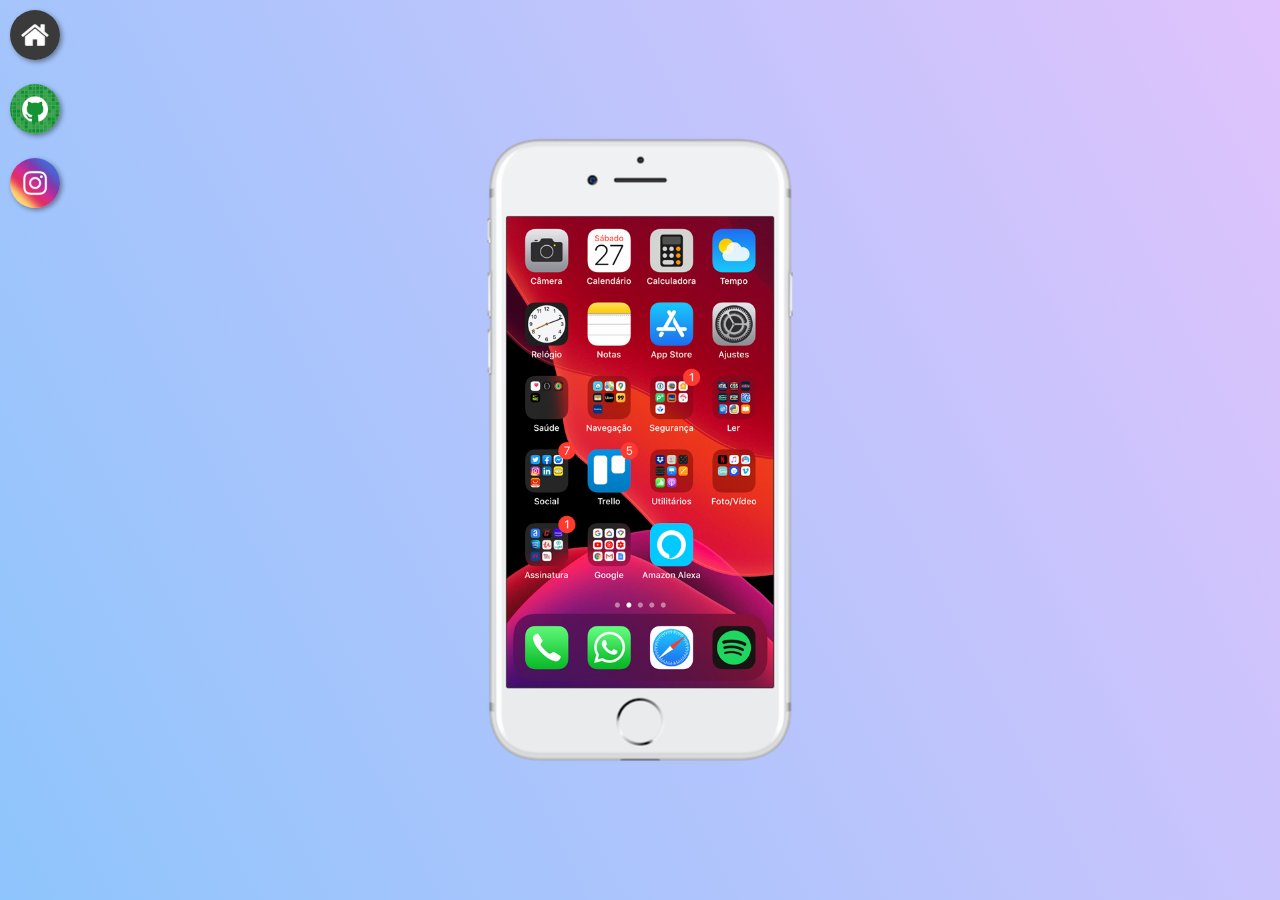
<file: index.html>
<!DOCTYPE html>
<html lang="pt-br">
<head>
    <meta charset="UTF-8">
    <meta http-equiv="X-UA-Compatible" content="IE=edge">
    <meta name="viewport" content="width=device-width, initial-scale=1.0">
    <title>Projeto Redes Sociais</title>
    <link rel="shortcut icon" href="favicon.ico" type="image/x-icon">
    <link rel="stylesheet" href="estilos/style.css">
</head>
<body>
    <main>
        <section id="telefone">
            <iframe src="home.html" name="tela" id="tela" frameborder="0">
                Seu navegador não é compatível com isso. 
            </iframe>
        </section>
        <section id="redes-sociais">
            <a href="home.html" target="tela"> <img src="imagens/logo-home.jpg" alt=""> </a><br>
            <a href="github.html" target="tela"><img src="imagens/logo-github.jpg" alt=""></a><br>
            <a href="instagram.html" target="tela"><img src="imagens/logo-instagram.jpg" alt=""></a><br>
            <!-- 
            <a href="#" target="tela"><img src="imagens/logo-facebook.jpg" alt=""></a><br>
            <a href="#" target="tela"><img src="imagens/logo-twitter.jpg" alt=""></a><br>
            <a href="#" target="tela"><img src="imagens/logo-youtube.jpg" alt=""></a>
            -->
        </section>
    </main>
</body>
</html>
</file>
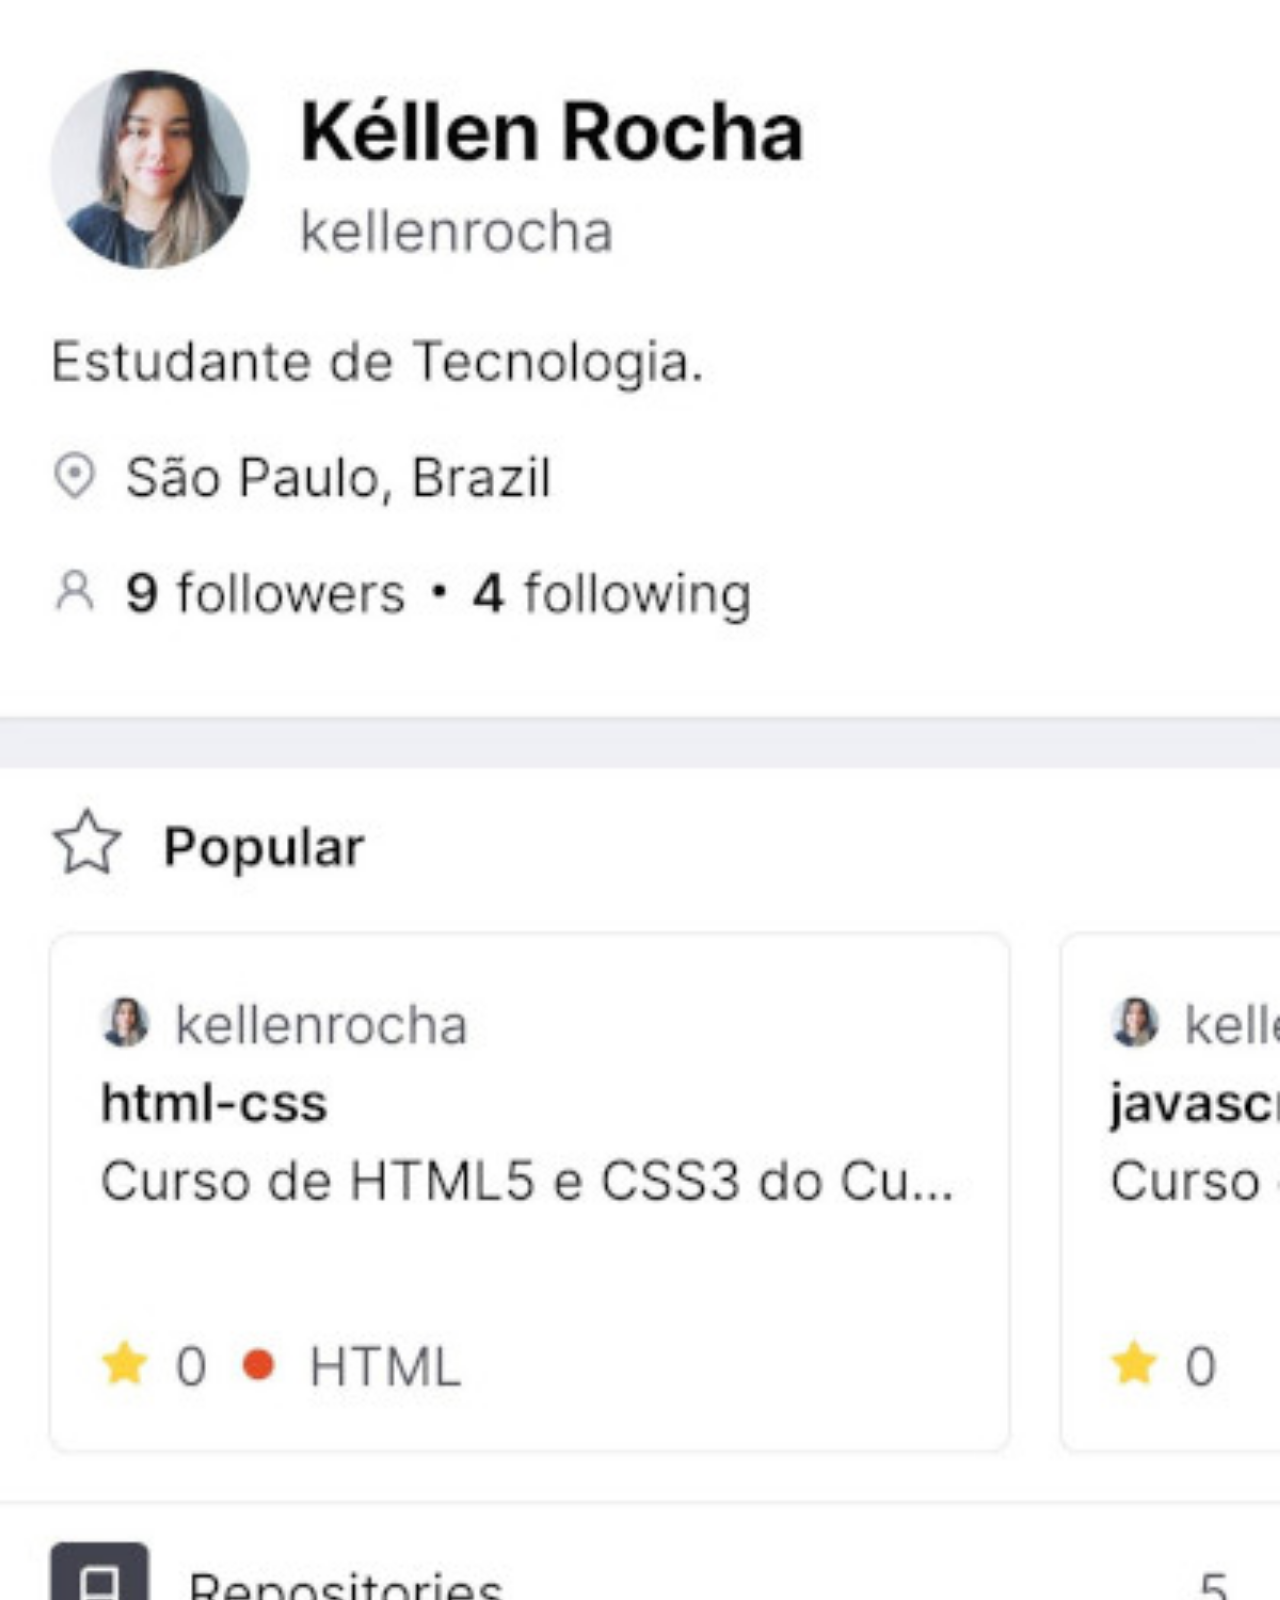
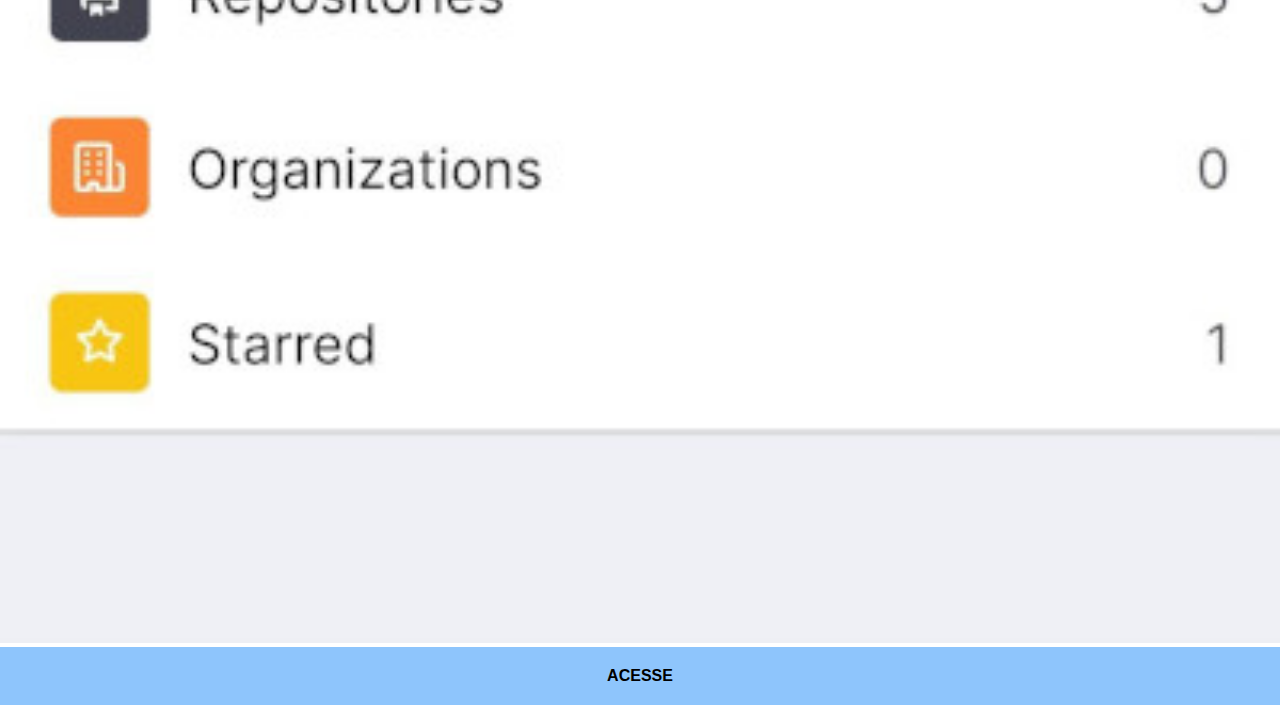
<file: github.html>
<!DOCTYPE html>
<html lang="pt-br">
<head>
    <meta charset="UTF-8">
    <meta http-equiv="X-UA-Compatible" content="IE=edge">
    <meta name="viewport" content="width=device-width, initial-scale=1.0">
    <title>GitHub</title>
    <link rel="stylesheet" href="estilos/social.css">
</head>
<body>
    <img src="imagens/tela-github.jpg" alt="GitHub">
    <a href="https://github.com/gustavoguanabara" target="_blank">ACESSE</a>
</body>
</html>
</file>
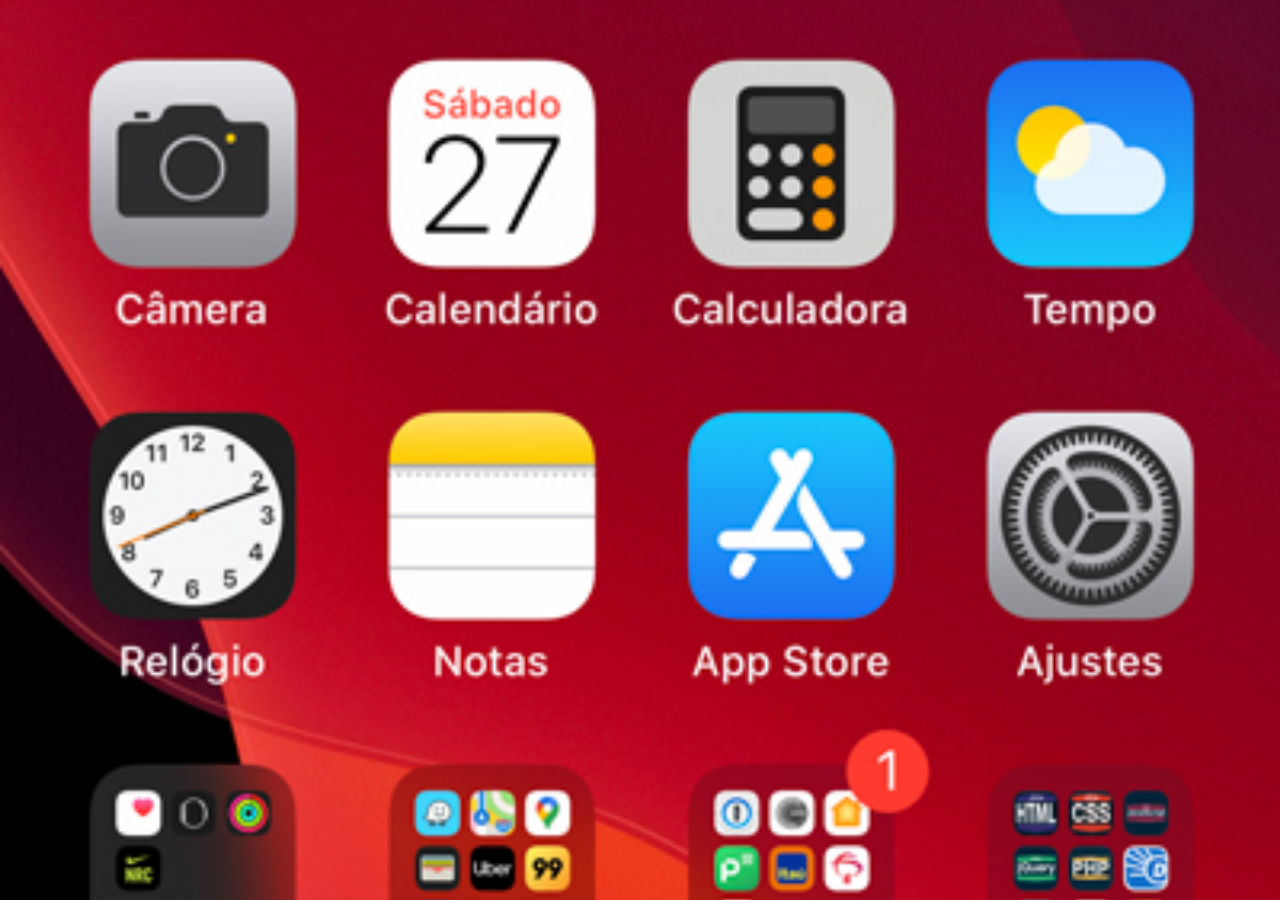
<file: home.html>
<!DOCTYPE html>
<html lang="pt-br">
<head>
    <meta charset="UTF-8">
    <meta http-equiv="X-UA-Compatible" content="IE=edge">
    <meta name="viewport" content="width=device-width, initial-scale=1.0">
    <title>Home</title>
</head>
    <style>
        * {
            margin: 0px;
            padding: 0px;
        }

        body {
            width: 100vw;
            height: 100vh;
            background: black url(imagens/tela-home.jpg) no-repeat top center;
            background-size: cover;
        }
    </style>
<body>
    
</body>
</html>
</file>
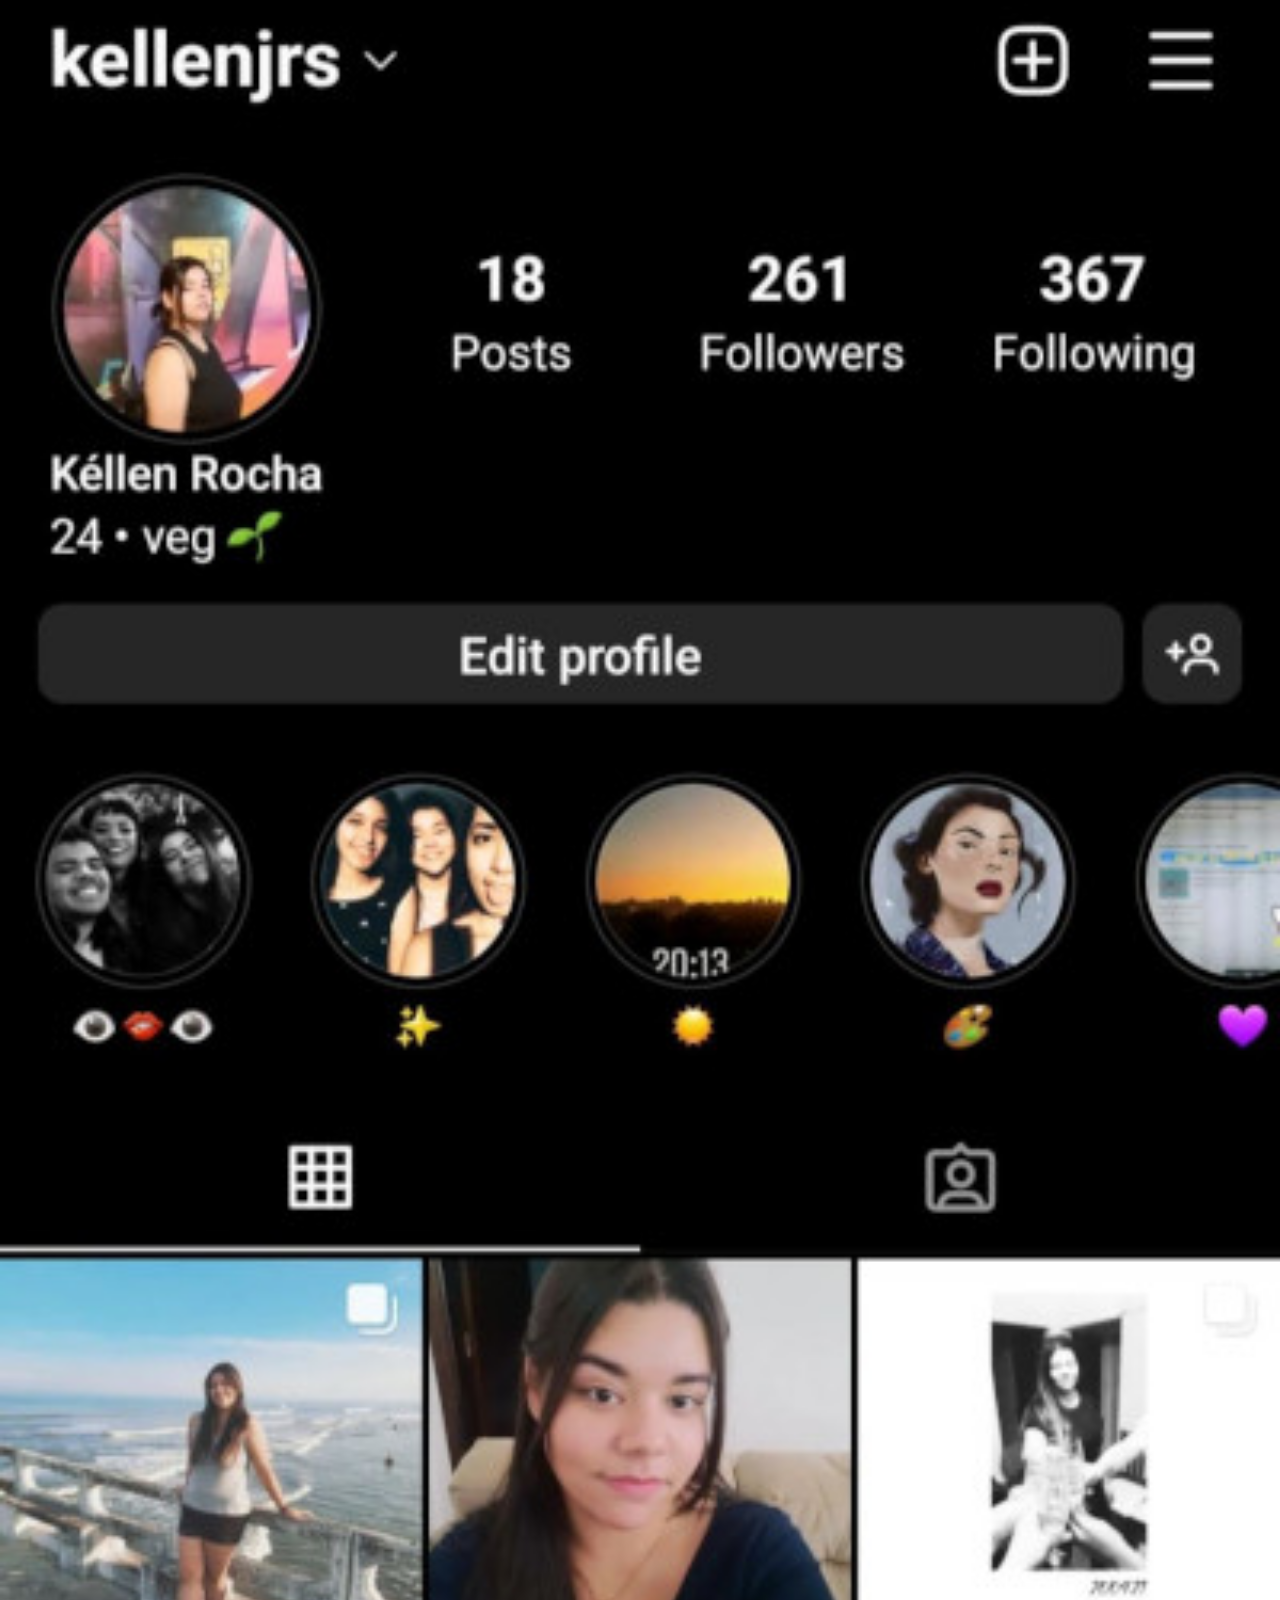
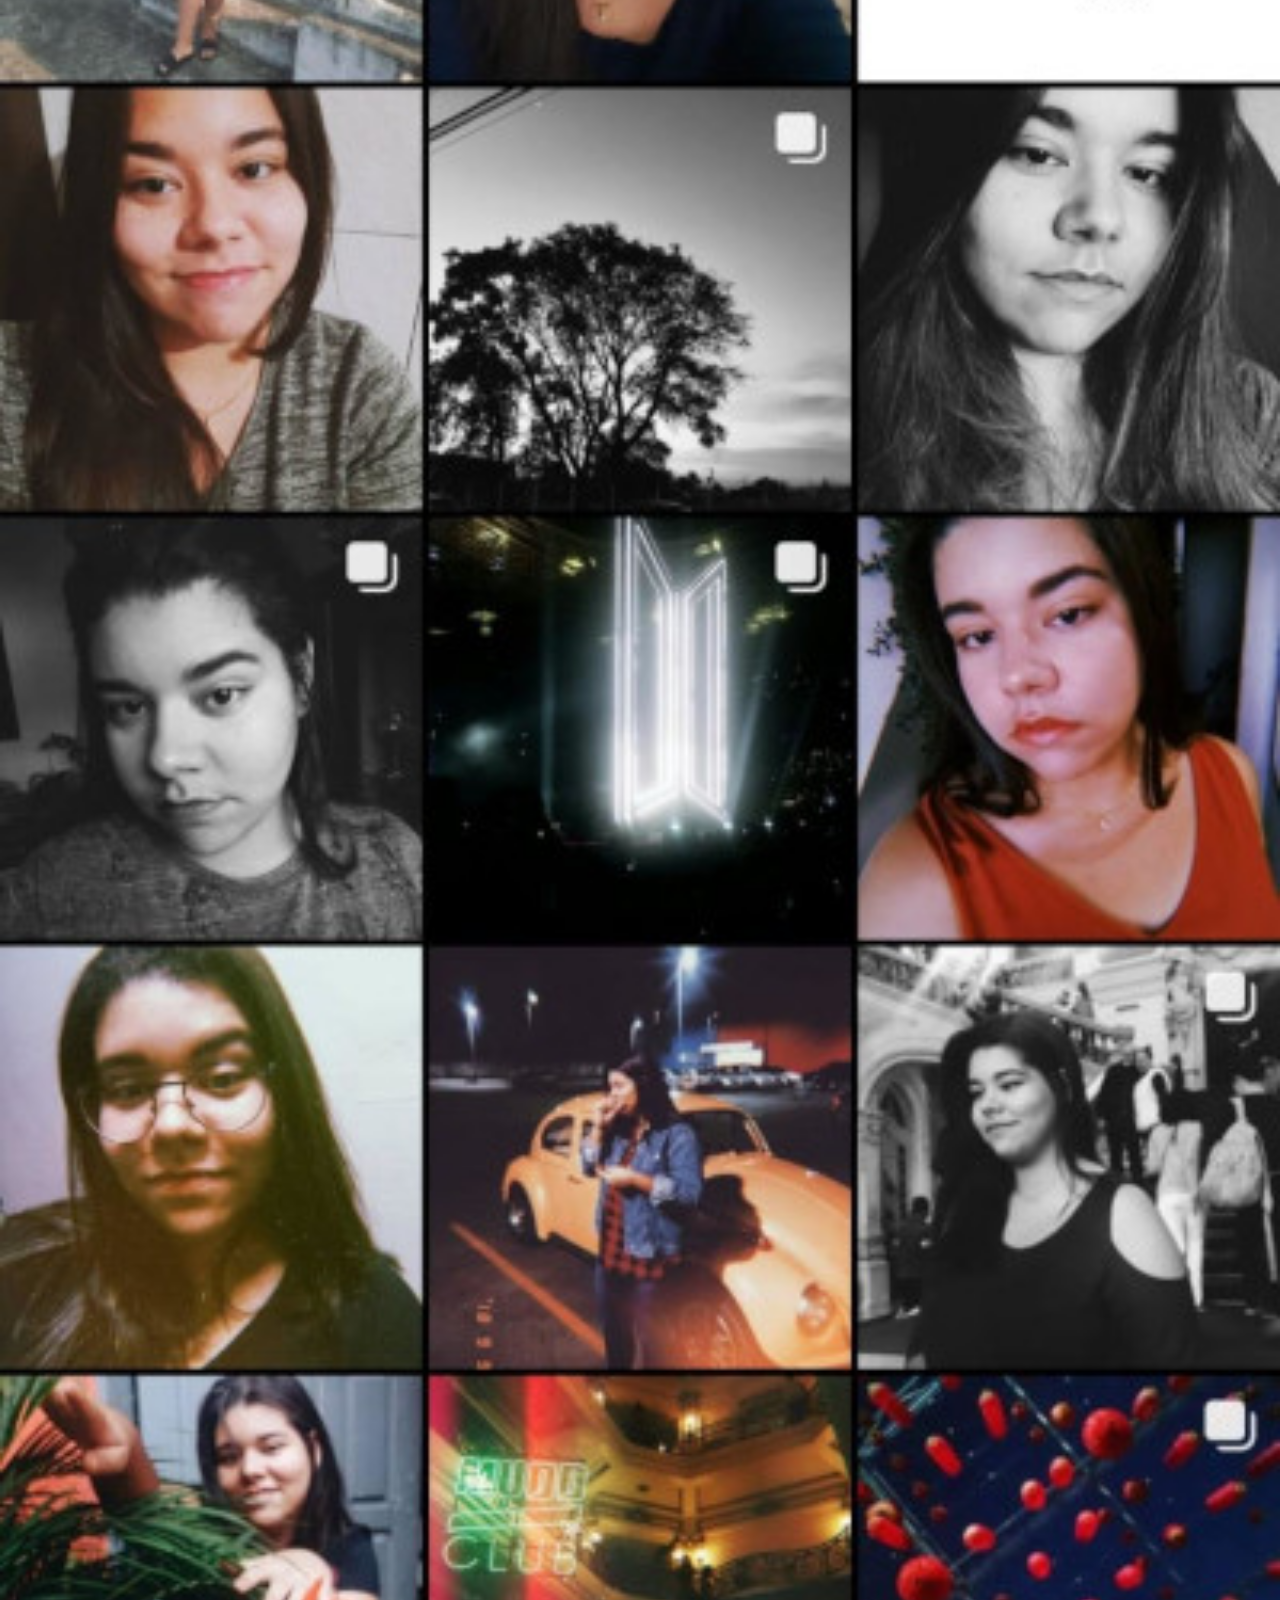
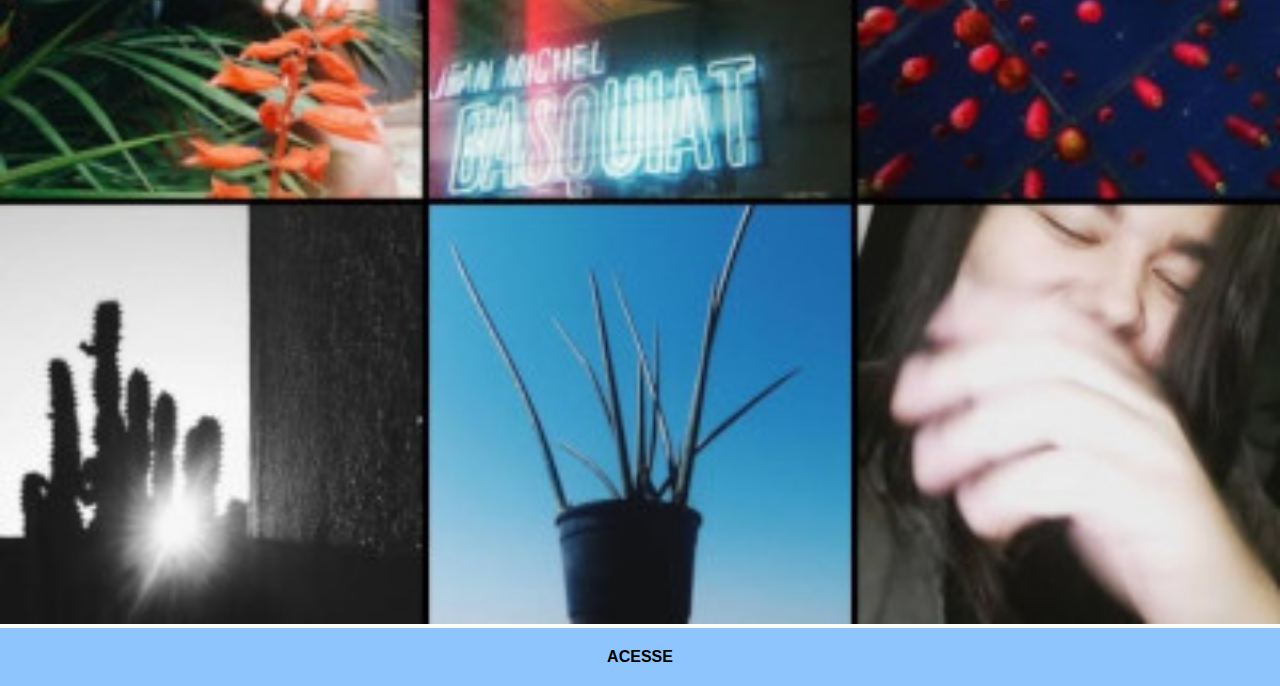
<file: instagram.html>
<!DOCTYPE html>
<html lang="pt-br">
<head>
    <meta charset="UTF-8">
    <meta http-equiv="X-UA-Compatible" content="IE=edge">
    <meta name="viewport" content="width=device-width, initial-scale=1.0">
    <title>Instagram</title>
    <link rel="stylesheet" href="estilos/social.css">
</head>
<body>
    <img src="imagens/tela-instagram.jpg" alt="Instagram">
    <a href="https://www.instagram.com/kellenjrs/" target="_blank">ACESSE</a>
</body>
</html>
</file>
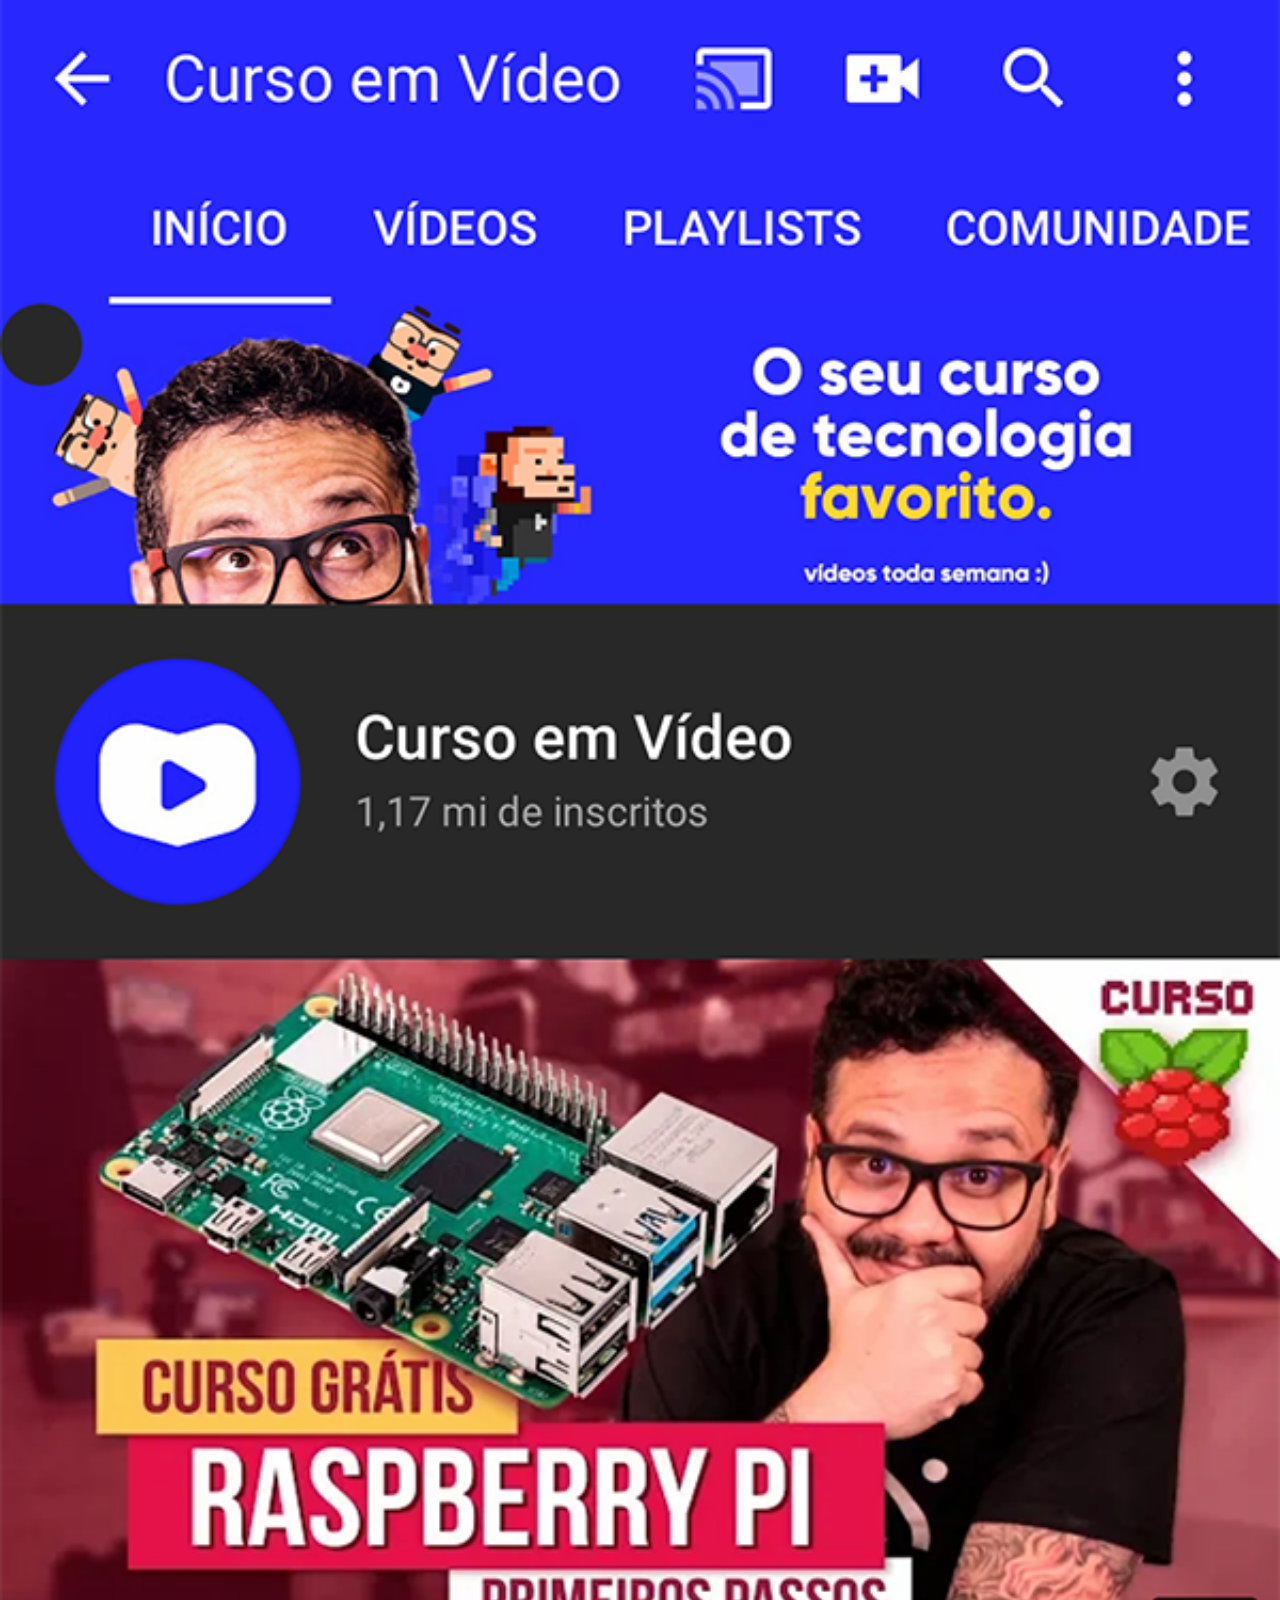
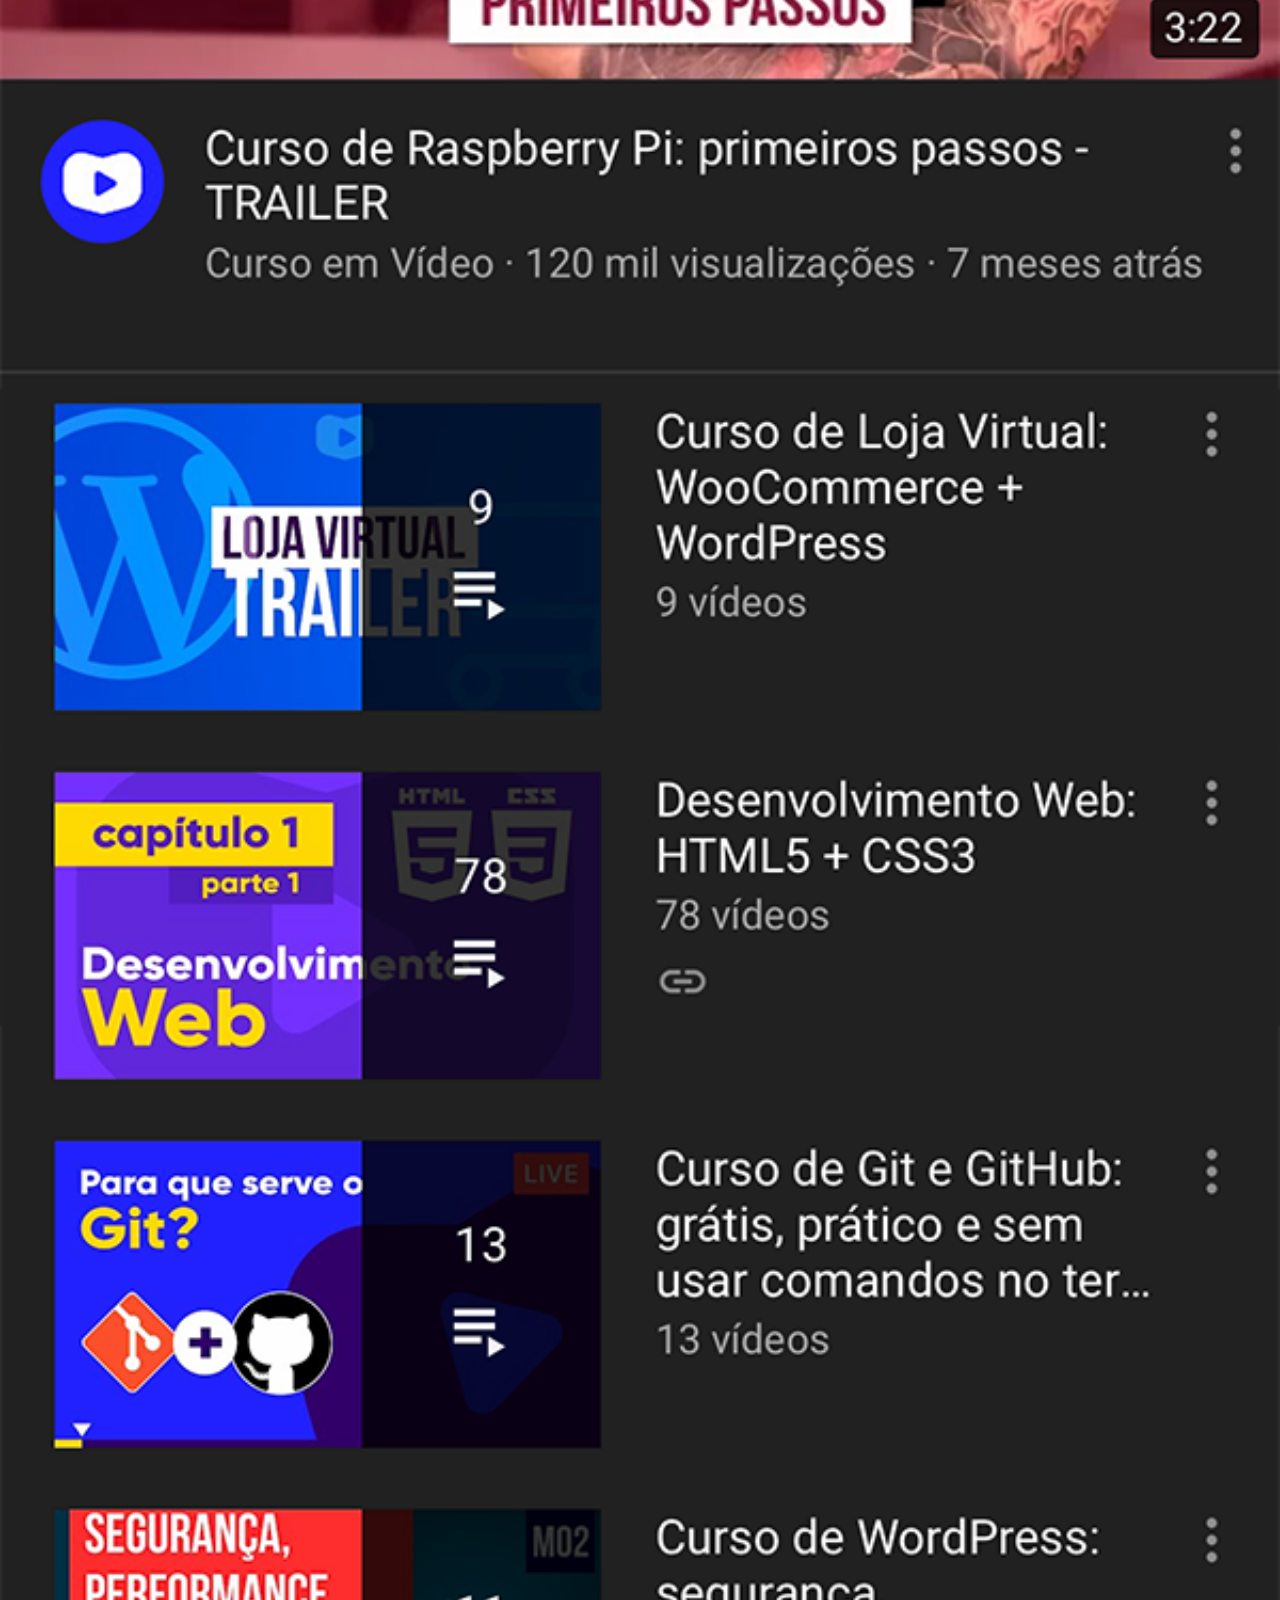
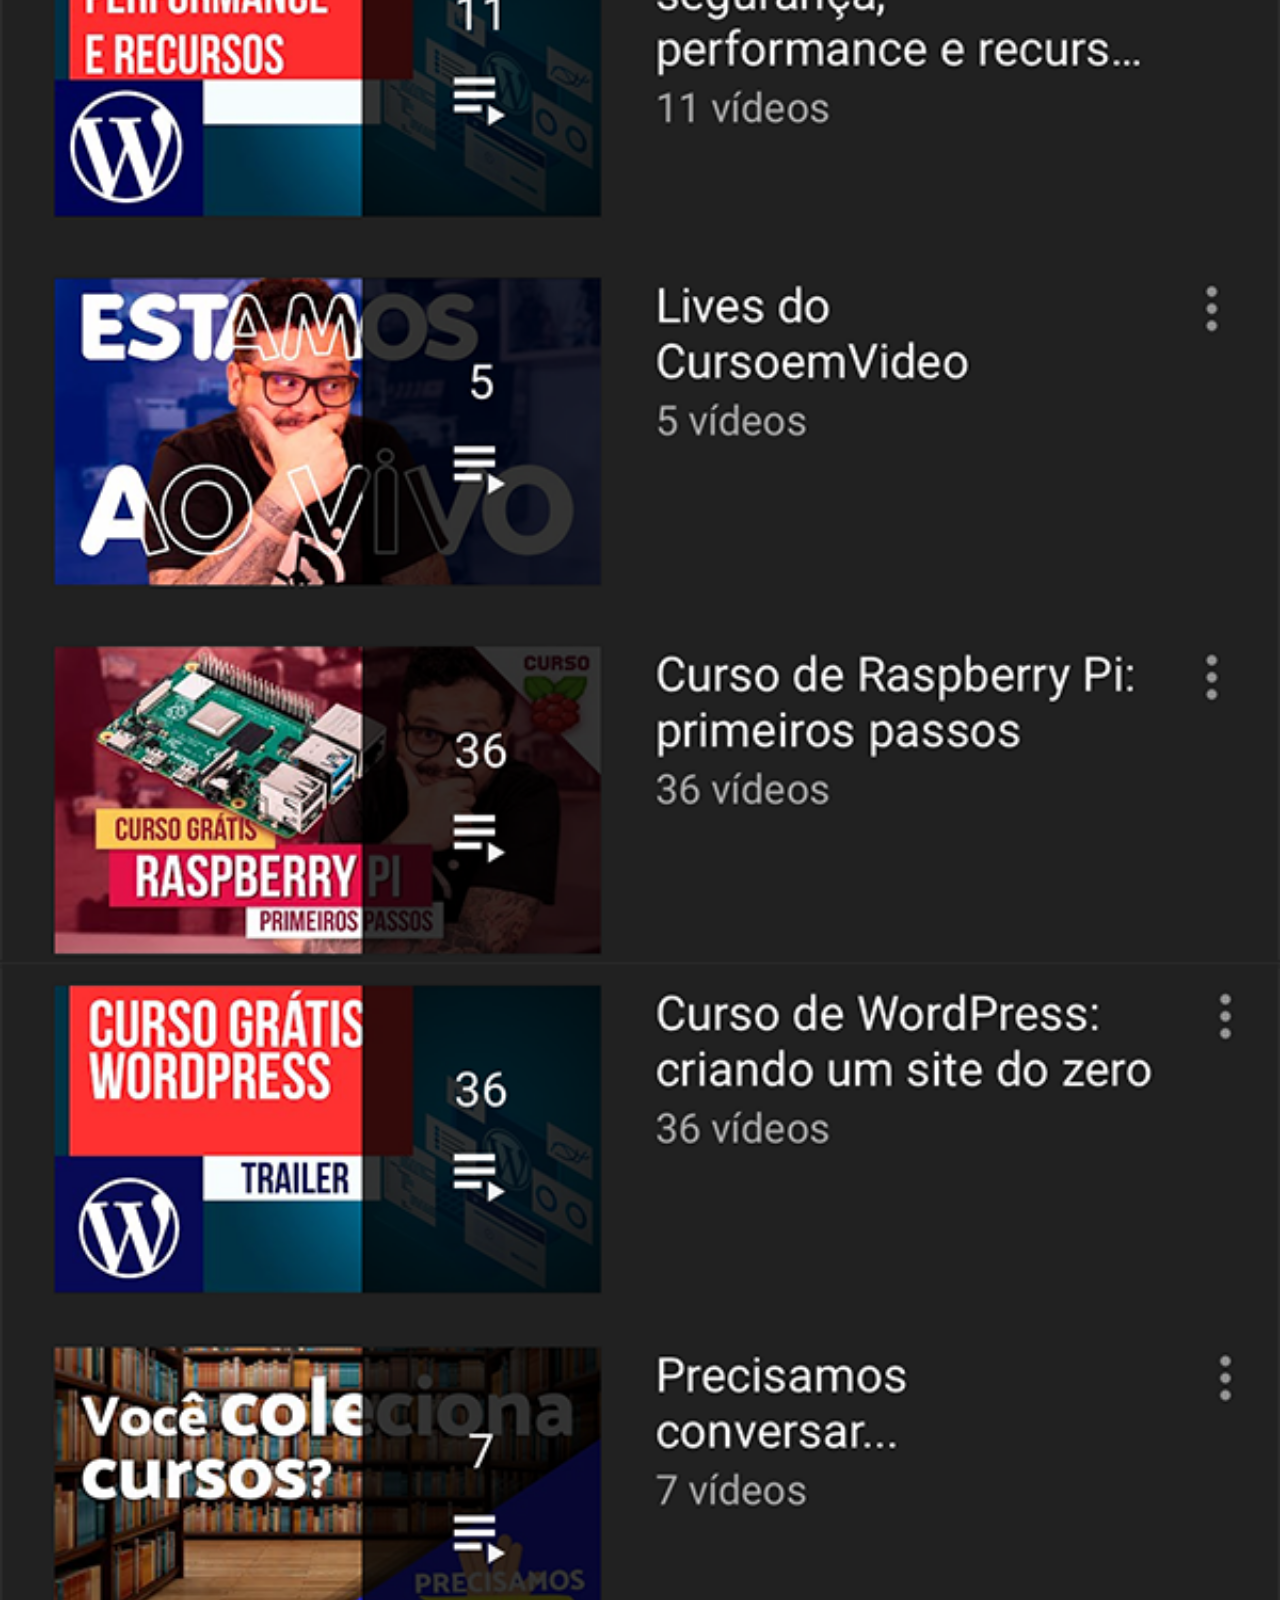
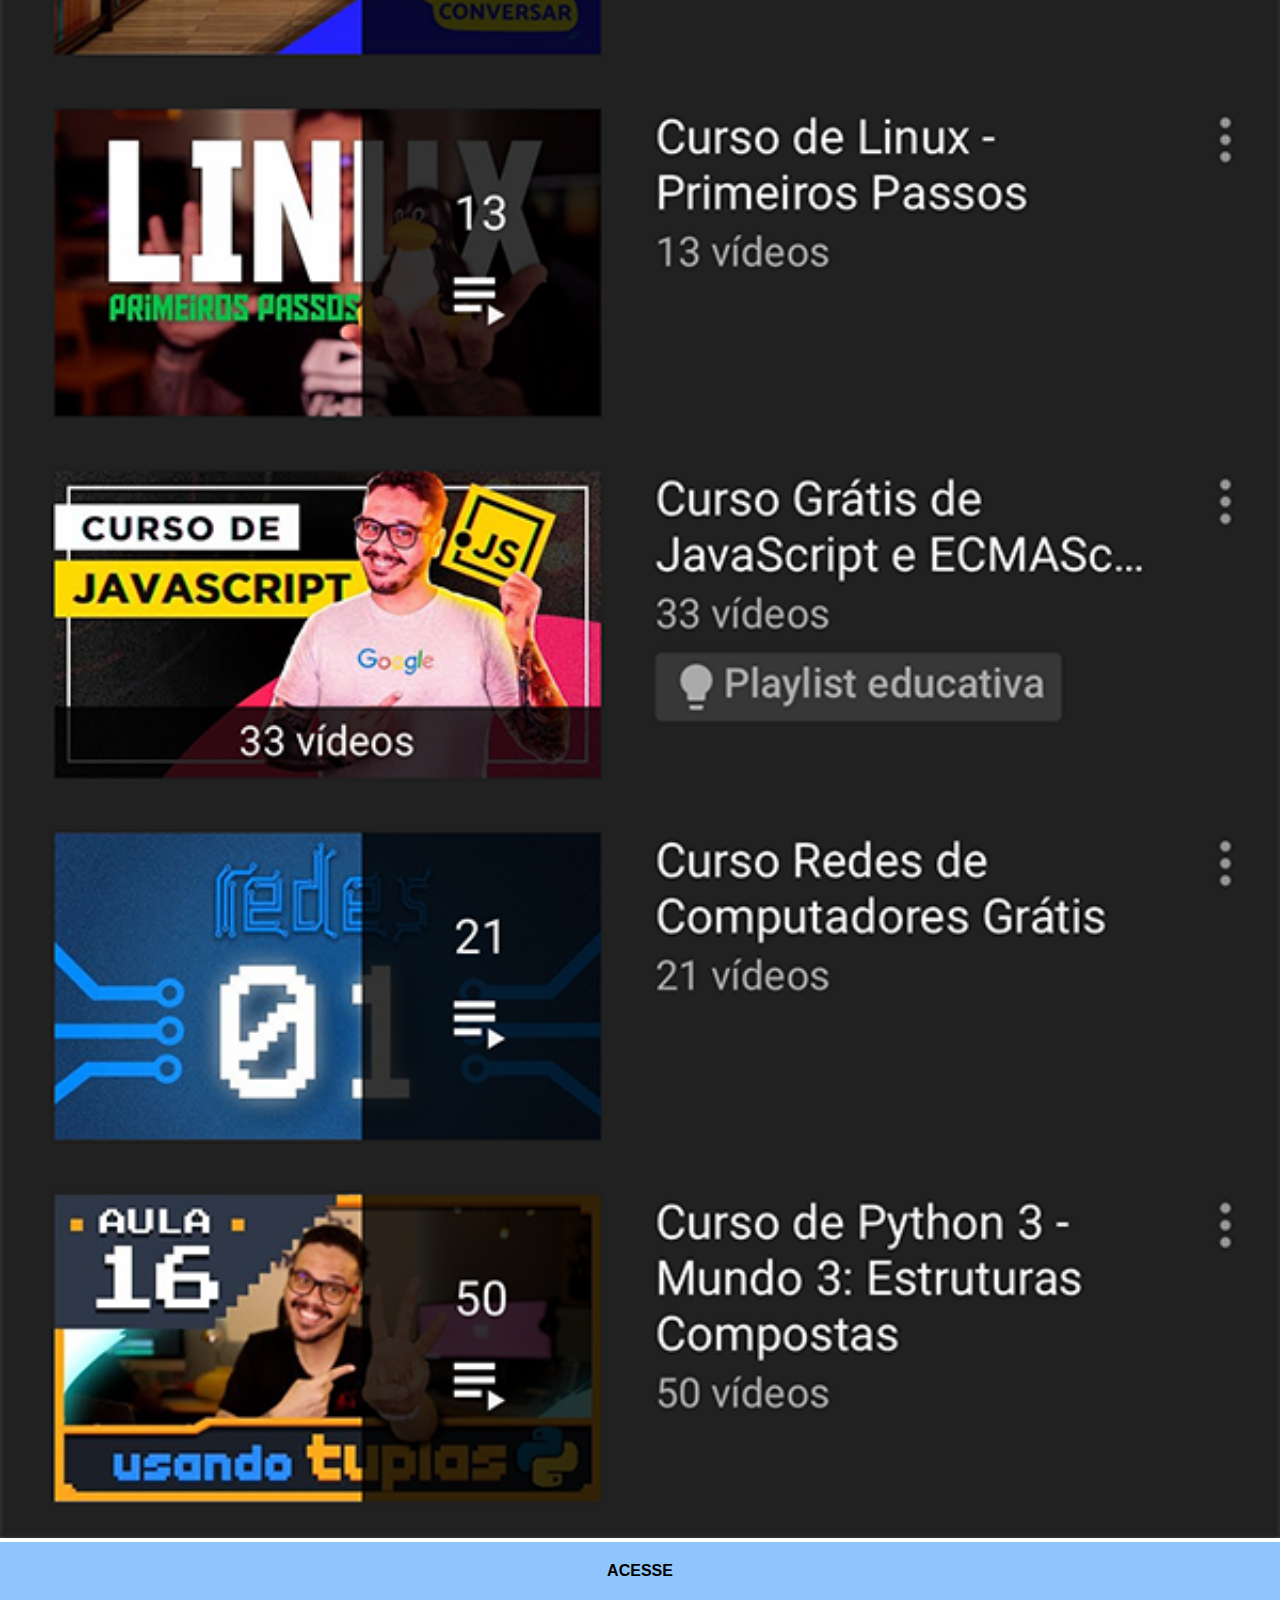
<file: youtube.html>
<!DOCTYPE html>
<html lang="pt-br">
<head>
    <meta charset="UTF-8">
    <meta http-equiv="X-UA-Compatible" content="IE=edge">
    <meta name="viewport" content="width=device-width, initial-scale=1.0">
    <title>Youtube</title>
   <link rel="stylesheet" href="estilos/social.css">
</head>
<body>
    <img src="imagens/tela-youtube.png" alt="YouTube">
    <a href="https://www.youtube.com/c/CursoemV%C3%ADdeo/playlists" target="_blank">ACESSE</a>
</body>
</html>
</file>
<file: estilos/style.css>
@charset "UTF-8";

*{
    margin: 0px;
    padding: 0px;
    font-family: Arial, Helvetica, sans-serif;
}

html, body {
    height: 100vh;
    width: 100vw;
    background-color: black;
}

body {
    background-color: #8EC5FC;
    background-image: linear-gradient(62deg, #8EC5FC 0%, #E0C3FC 100%);
}

main {
    position: relative;
    height: 100vh;
}

section#telefone {
    position: absolute;
    top: 50%;
    left: 50%;
    transform: translate(-50%, -50%);

    height: 627px;
    width: 311px;
    background: url('../imagens/frame-iphone.png') no-repeat;
}

iframe#tela {
    position: relative;
    top: 80px;
    left: 22px;
    width: 267px;
    height: 471px;
}

section#redes-sociais {
    text-align: left;
}

section#redes-sociais img {
    width: 50px;
    margin: 10px;
    border-radius: 50%;
    box-shadow: 2px 2px 5px rgba(0, 0, 0, 0.404);
    box-sizing: border-box;
}

section#redes-sociais img:hover {
    border: 2px solid rgba(255, 255, 255, 0.61);
    transform: translate(-3px, -3px);
    box-shadow: 5px 5px 10px rgba(0, 0, 0, 0.507);
    transition: transform 0.3s, border .6s; 
}
</file>
<file: estilos/social.css>
@charset "UTF-8";

* {
    margin: 0px;
    padding: 0px;
    font-family: Arial, Helvetica, sans-serif;
}

::-webkit-scrollbar {
    width: 0px;
    height: 0px;
}

img {
    width: 100vw;
}

a {
    display: block;
    background-color: #8EC5FC;
    color: black;
    padding: 20px;
    text-align: center;
    font-weight: bolder;
    text-decoration: none;
}

a:hover {
    background-color: #E0C3FC;
}
</file>
